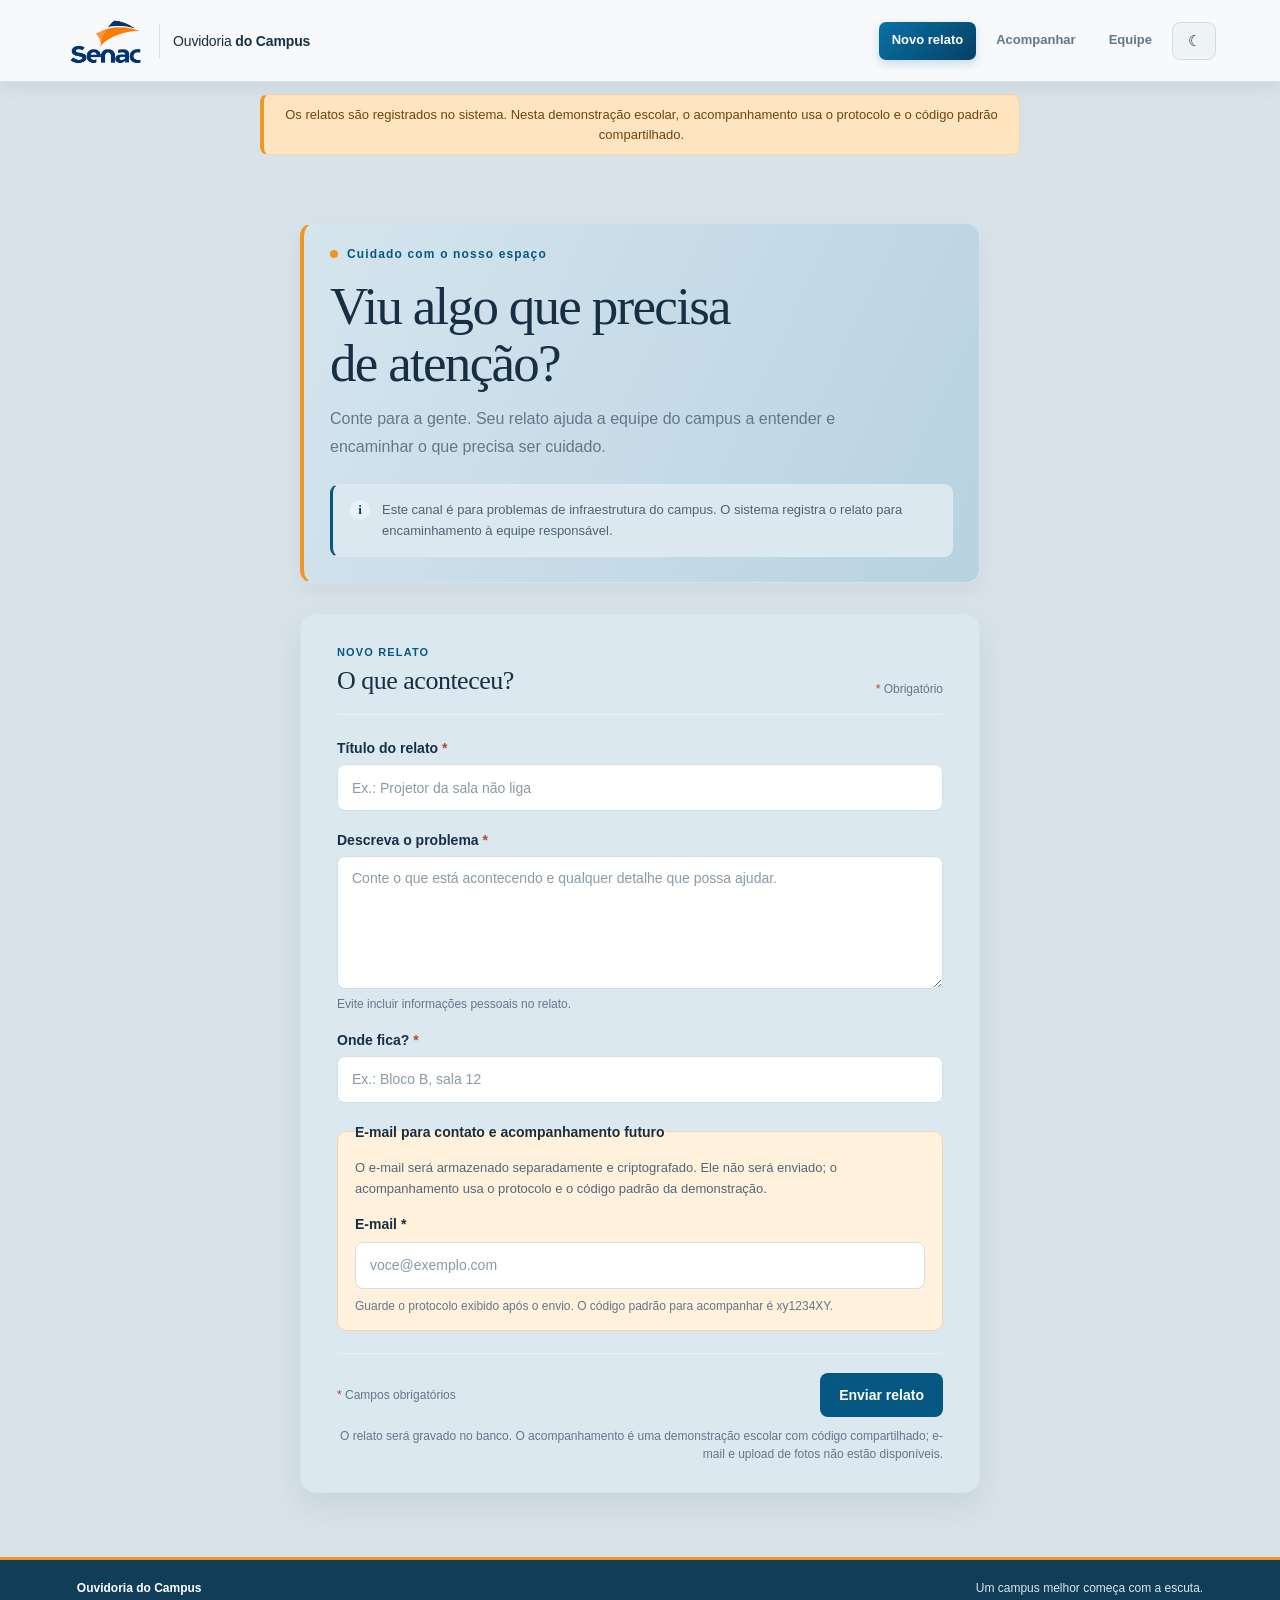
<file: frontend/index.html>
<!doctype html>
<html lang="pt-BR">
<head>
  <meta charset="utf-8">
  <meta name="viewport" content="width=device-width, initial-scale=1">
  <meta name="theme-color" content="#f3f7fa">
  <meta name="description" content="Relate problemas de infraestrutura do campus à Ouvidoria do Campus.">
  <meta name="api-base-url" content="http://localhost:8080">
  <title>Ouvidoria do Campus | Novo relato</title>
  <link rel="stylesheet" href="styles.css?v=2">
</head>
<body>
  <header class="site-header">
    <a class="brand" href="#inicio" aria-label="Ouvidoria do Campus, início">
      <span class="brand-senac"><img src="assets/senac-logo-orange-blue.png" alt="Senac"></span>
      <span class="brand-separator" aria-hidden="true"></span>
      <span class="brand-name">Ouvidoria <strong>do Campus</strong></span>
    </a>
    <nav class="header-nav" aria-label="Navegação principal">
      <a class="nav-link active" href="index.html" aria-current="page">Novo relato</a>
      <a class="nav-link" href="consulta.html">Acompanhar</a>
      <a class="nav-link" href="equipe-login.html">Equipe</a>
    </nav>
  </header>

  <div class="status-banner" role="note">Os relatos são registrados no sistema. Nesta demonstração escolar, o acompanhamento usa o protocolo e o código padrão compartilhado.</div>

  <main id="inicio">
    <section class="intro" aria-labelledby="page-title">
      <p class="eyebrow"><span aria-hidden="true"></span> Cuidado com o nosso espaço</p>
      <h1 id="page-title">Viu algo que precisa<br class="desktop-break"> de atenção?</h1>
      <p class="intro-copy">Conte para a gente. Seu relato ajuda a equipe do campus a entender e encaminhar o que precisa ser cuidado.</p>
      <div class="response-note">
        <span class="note-icon" aria-hidden="true">i</span>
        <p>Este canal é para problemas de infraestrutura do campus. O sistema registra o relato para encaminhamento à equipe responsável.</p>
      </div>
    </section>

    <section class="form-card" aria-labelledby="form-title">
      <div class="card-heading">
        <div>
          <p class="step-label">NOVO RELATO</p>
          <h2 id="form-title">O que aconteceu?</h2>
        </div>
        <span class="required-note"><span aria-hidden="true">*</span> Obrigatório</span>
      </div>

      <form id="report-form">
        <div class="field">
          <label for="title">Título do relato <span aria-hidden="true">*</span></label>
          <input id="title" name="title" type="text" placeholder="Ex.: Projetor da sala não liga" required>
        </div>

        <div class="field">
          <label for="description">Descreva o problema <span aria-hidden="true">*</span></label>
          <textarea id="description" name="description" rows="5" placeholder="Conte o que está acontecendo e qualquer detalhe que possa ajudar." required></textarea>
          <span class="field-hint">Evite incluir informações pessoais no relato.</span>
        </div>

        <div class="field">
          <label for="location">Onde fica? <span aria-hidden="true">*</span></label>
          <input id="location" name="location" type="text" placeholder="Ex.: Bloco B, sala 12" required>
        </div>

        <fieldset class="follow-up">
          <legend>E-mail para contato e acompanhamento futuro</legend>
          <p>O e-mail será armazenado separadamente e criptografado. Ele não será enviado; o acompanhamento usa o protocolo e o código padrão da demonstração.</p>
          <label for="email">E-mail <span aria-hidden="true">*</span></label>
          <input id="email" name="email" type="email" autocomplete="email" placeholder="voce@exemplo.com" required>
          <span class="field-hint">Guarde o protocolo exibido após o envio. O código padrão para acompanhar é xy1234XY.</span>
        </fieldset>

        <div class="form-footer">
          <p><span aria-hidden="true">*</span> Campos obrigatórios</p>
          <button type="submit">Enviar relato</button>
        </div>
        <p class="availability-note">O relato será gravado no banco. O acompanhamento é uma demonstração escolar com código compartilhado; e-mail e upload de fotos não estão disponíveis.</p>
      </form>
      <div class="feedback" id="report-result" aria-live="polite" hidden></div>
    </section>
  </main>

  <footer class="site-footer">
    <span>Ouvidoria do Campus</span>
    <span>Um campus melhor começa com a escuta.</span>
  </footer>
  <script src="app.js?v=3" defer></script>
</body>
</html>
</file>
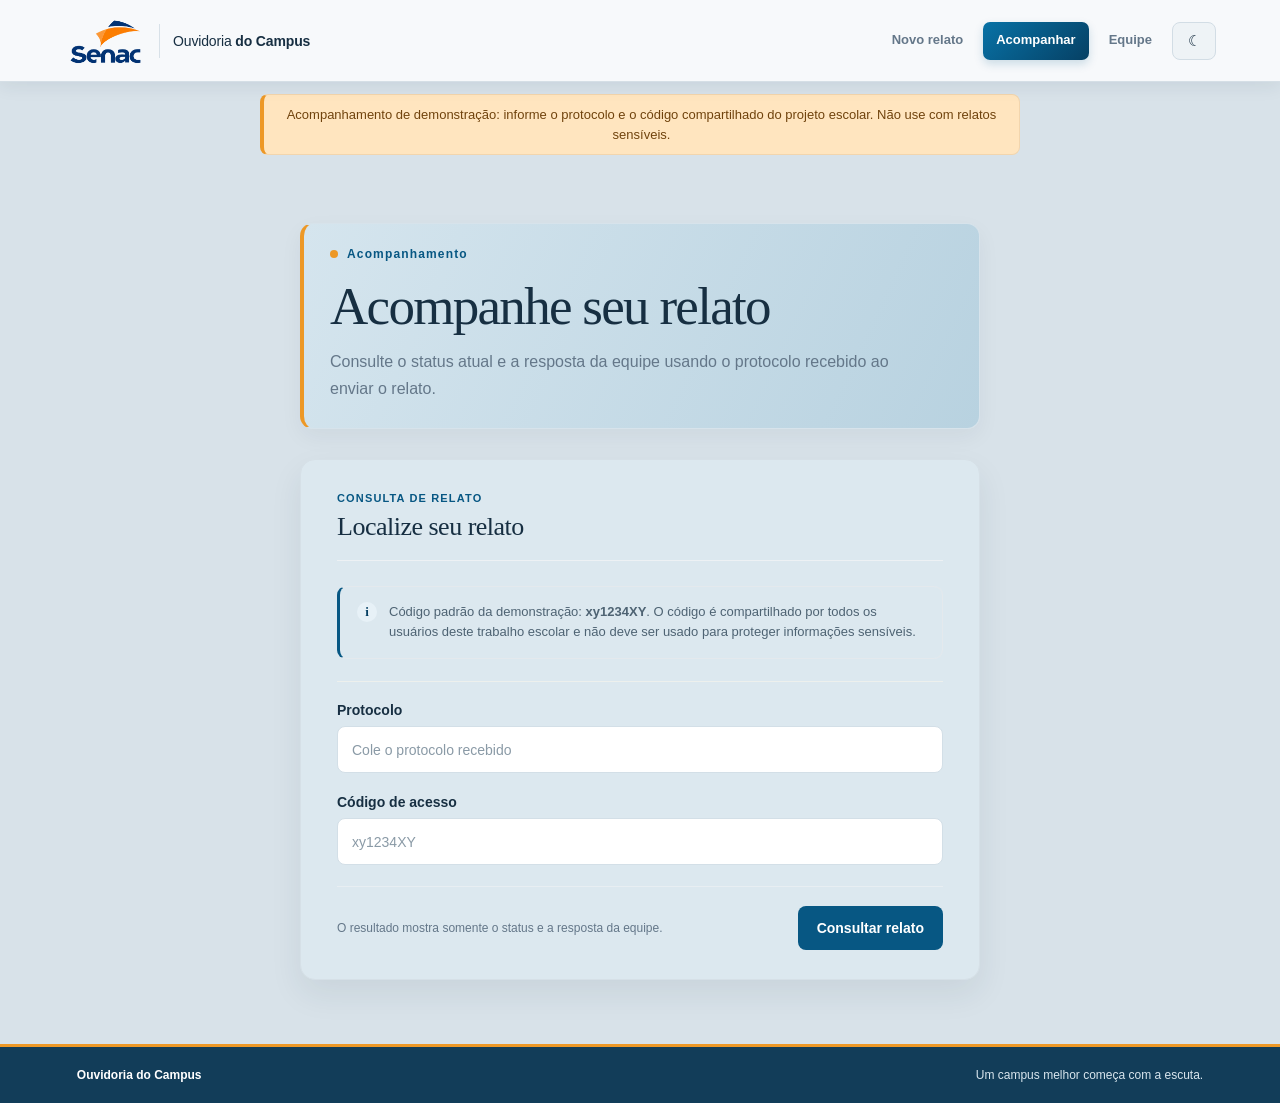
<file: frontend/consulta.html>
<!doctype html>
<html lang="pt-BR">
<head>
  <meta charset="utf-8">
  <meta name="viewport" content="width=device-width, initial-scale=1">
  <meta name="theme-color" content="#f3f7fa">
  <meta name="description" content="Acompanhe o status de um relato da Ouvidoria do Campus.">
  <meta name="api-base-url" content="http://localhost:8080">
  <title>Ouvidoria do Campus | Acompanhar relato</title>
  <link rel="stylesheet" href="styles.css?v=2">
</head>
<body>
  <header class="site-header">
    <a class="brand" href="index.html" aria-label="Ouvidoria do Campus, início">
      <span class="brand-senac"><img src="assets/senac-logo-orange-blue.png" alt="Senac"></span>
      <span class="brand-separator" aria-hidden="true"></span>
      <span class="brand-name">Ouvidoria <strong>do Campus</strong></span>
    </a>
    <nav class="header-nav" aria-label="Navegação principal">
      <a class="nav-link" href="index.html">Novo relato</a>
      <a class="nav-link active" href="consulta.html" aria-current="page">Acompanhar</a>
      <a class="nav-link" href="equipe-login.html">Equipe</a>
    </nav>
  </header>

  <div class="status-banner" role="note">Acompanhamento de demonstração: informe o protocolo e o código compartilhado do projeto escolar. Não use com relatos sensíveis.</div>

  <main id="inicio">
    <section class="intro" aria-labelledby="page-title">
      <p class="eyebrow"><span aria-hidden="true"></span> Acompanhamento</p>
      <h1 id="page-title">Acompanhe seu relato</h1>
      <p class="intro-copy">Consulte o status atual e a resposta da equipe usando o protocolo recebido ao enviar o relato.</p>
    </section>

    <section class="form-card consultation-card" aria-labelledby="form-title">
      <div class="card-heading">
        <div>
          <p class="step-label">CONSULTA DE RELATO</p>
          <h2 id="form-title">Localize seu relato</h2>
        </div>
      </div>

      <div class="response-note">
        <span class="note-icon" aria-hidden="true">i</span>
        <p>Código padrão da demonstração: <strong>xy1234XY</strong>. O código é compartilhado por todos os usuários deste trabalho escolar e não deve ser usado para proteger informações sensíveis.</p>
      </div>

      <form id="follow-up-form" class="verification-form">
        <div class="field">
          <label for="protocol">Protocolo</label>
          <input id="protocol" name="protocol" type="text" autocomplete="off" placeholder="Cole o protocolo recebido" required>
        </div>

        <div class="field">
          <label for="access-code">Código de acesso</label>
          <input id="access-code" name="accessCode" type="password" autocomplete="off" placeholder="xy1234XY" required>
        </div>

        <div class="form-footer">
          <p>O resultado mostra somente o status e a resposta da equipe.</p>
          <button type="submit">Consultar relato</button>
        </div>
      </form>

      <div class="feedback" id="follow-up-result" aria-live="polite" hidden></div>
    </section>
  </main>

  <footer class="site-footer">
    <span>Ouvidoria do Campus</span>
    <span>Um campus melhor começa com a escuta.</span>
  </footer>
  <script src="app.js?v=4" defer></script>
</body>
</html>
</file>
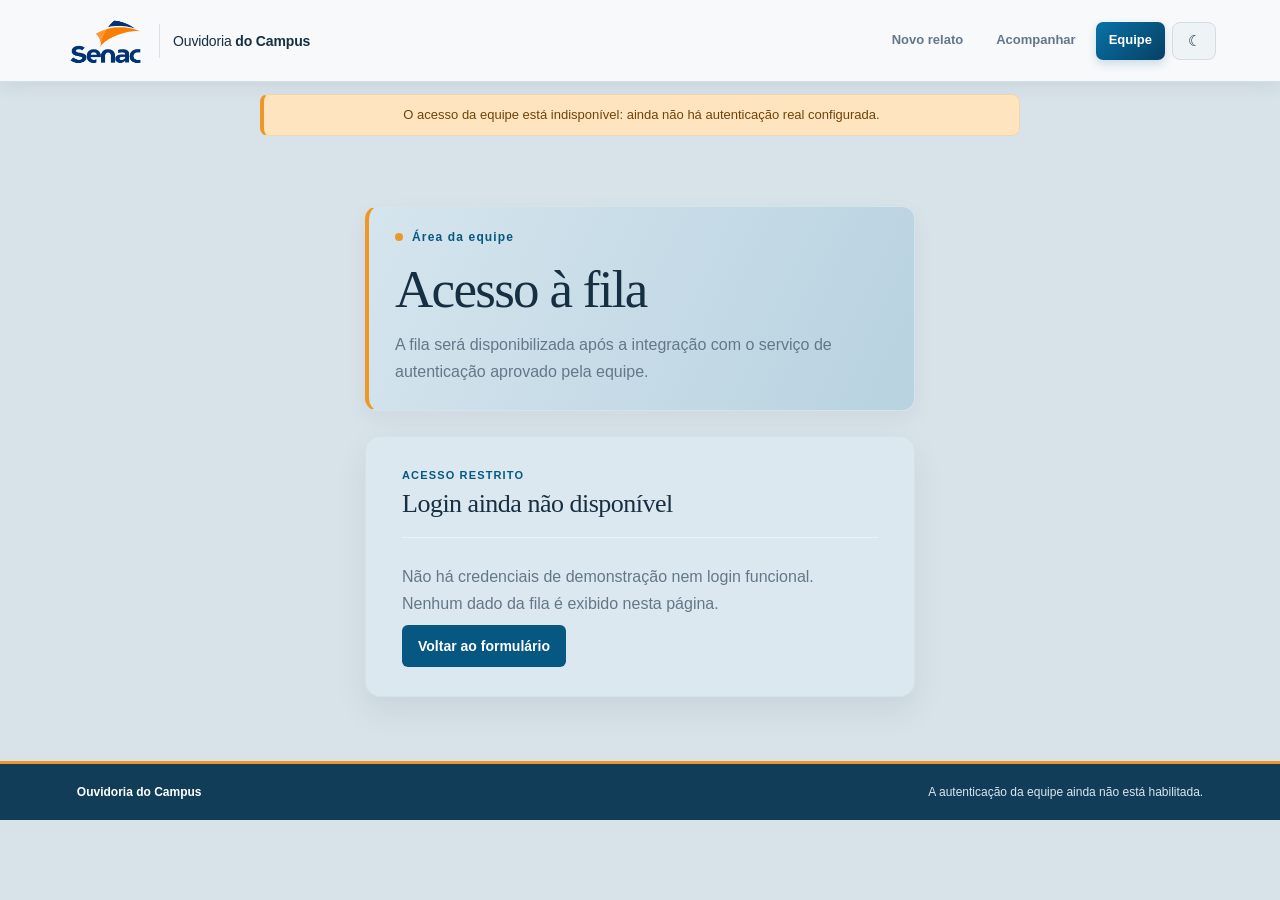
<file: frontend/equipe-login.html>
<!doctype html>
<html lang="pt-BR">
<head>
  <meta charset="utf-8">
  <meta name="viewport" content="width=device-width, initial-scale=1">
  <meta name="theme-color" content="#f3f7fa">
  <meta name="description" content="Informações sobre o acesso da equipe da Ouvidoria do Campus.">
  <title>Ouvidoria do Campus | Acesso da equipe</title>
  <link rel="stylesheet" href="styles.css?v=2">
</head>
<body>
  <header class="site-header">
    <a class="brand" href="index.html" aria-label="Ouvidoria do Campus, início">
      <span class="brand-senac"><img src="assets/senac-logo-orange-blue.png" alt="Senac"></span>
      <span class="brand-separator" aria-hidden="true"></span>
      <span class="brand-name">Ouvidoria <strong>do Campus</strong></span>
    </a>
    <nav class="header-nav" aria-label="Navegação principal">
      <a class="nav-link" href="index.html">Novo relato</a>
      <a class="nav-link" href="consulta.html">Acompanhar</a>
      <a class="nav-link active" href="equipe-login.html" aria-current="page">Equipe</a>
    </nav>
  </header>

  <div class="status-banner" role="status">O acesso da equipe está indisponível: ainda não há autenticação real configurada.</div>

  <main class="login-main">
    <section class="intro" aria-labelledby="page-title">
      <p class="eyebrow"><span aria-hidden="true"></span> Área da equipe</p>
      <h1 id="page-title">Acesso à fila</h1>
      <p class="intro-copy">A fila será disponibilizada após a integração com o serviço de autenticação aprovado pela equipe.</p>
    </section>

    <section class="form-card login-card" aria-labelledby="login-title">
      <div class="card-heading">
        <div>
          <p class="step-label">ACESSO RESTRITO</p>
          <h2 id="login-title">Login ainda não disponível</h2>
        </div>
      </div>

      <p class="intro-copy">Não há credenciais de demonstração nem login funcional. Nenhum dado da fila é exibido nesta página.</p>
      <a class="button-link" href="index.html">Voltar ao formulário</a>
    </section>
  </main>

  <footer class="site-footer">
    <span>Ouvidoria do Campus</span>
    <span>A autenticação da equipe ainda não está habilitada.</span>
  </footer>
  <script src="app.js?v=3" defer></script>
</body>
</html>
</file>
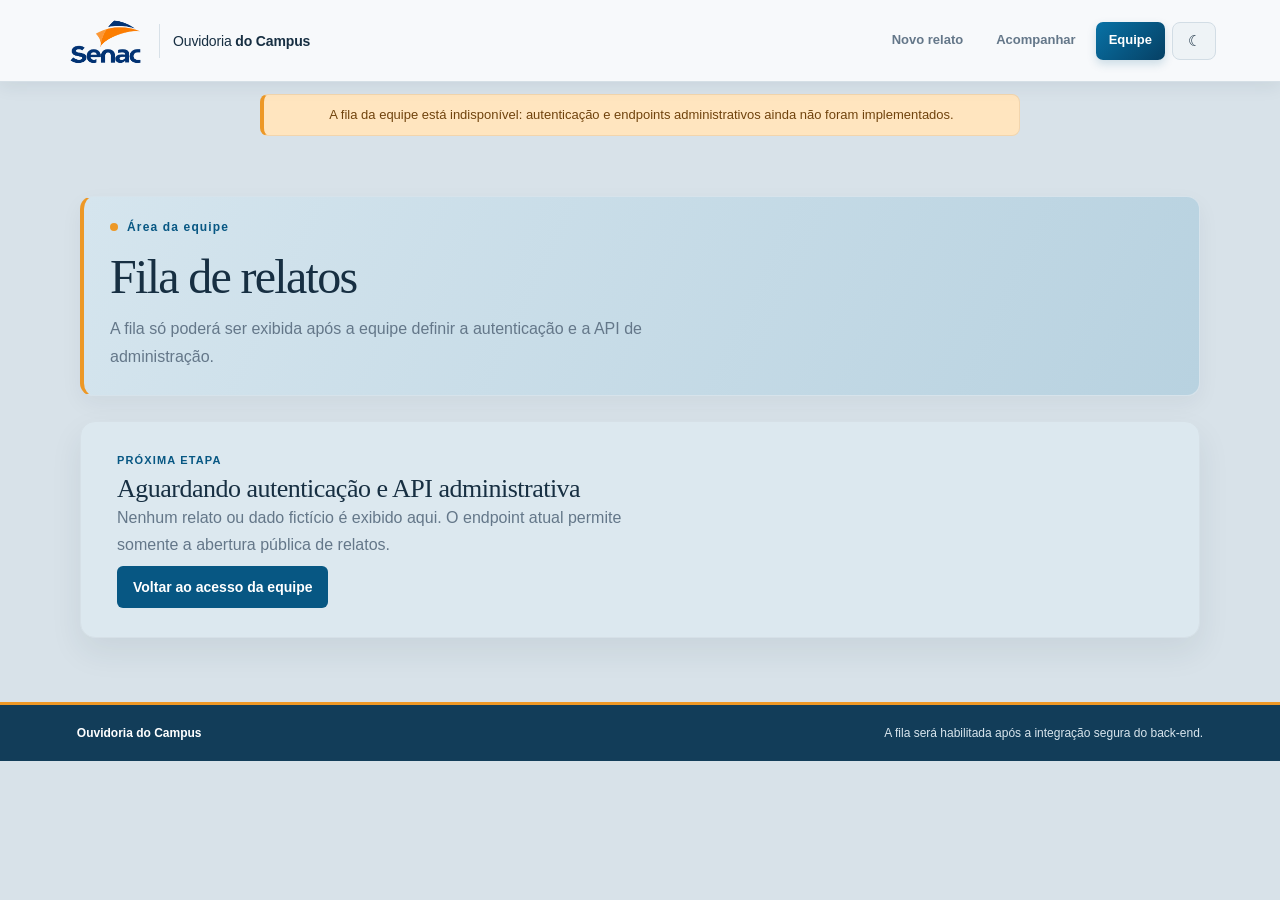
<file: frontend/fila.html>
<!doctype html>
<html lang="pt-BR">
<head>
  <meta charset="utf-8">
  <meta name="viewport" content="width=device-width, initial-scale=1">
  <meta name="theme-color" content="#f3f7fa">
  <meta name="description" content="Informações sobre a fila da equipe da Ouvidoria do Campus.">
  <title>Ouvidoria do Campus | Fila da equipe</title>
  <link rel="stylesheet" href="styles.css?v=2">
</head>
<body>
  <header class="site-header">
    <a class="brand" href="index.html" aria-label="Ouvidoria do Campus, início">
      <span class="brand-senac"><img src="assets/senac-logo-orange-blue.png" alt="Senac"></span>
      <span class="brand-separator" aria-hidden="true"></span>
      <span class="brand-name">Ouvidoria <strong>do Campus</strong></span>
    </a>
    <nav class="header-nav" aria-label="Navegação principal">
      <a class="nav-link" href="index.html">Novo relato</a>
      <a class="nav-link" href="consulta.html">Acompanhar</a>
      <a class="nav-link active" href="equipe-login.html" aria-current="page">Equipe</a>
    </nav>
  </header>

  <div class="status-banner" role="status">A fila da equipe está indisponível: autenticação e endpoints administrativos ainda não foram implementados.</div>

  <main class="queue-main">
    <section class="intro" aria-labelledby="page-title">
      <p class="eyebrow"><span aria-hidden="true"></span> Área da equipe</p>
      <h1 id="page-title">Fila de relatos</h1>
      <p class="intro-copy">A fila só poderá ser exibida após a equipe definir a autenticação e a API de administração.</p>
    </section>

    <section class="form-card" aria-labelledby="queue-status-title">
      <p class="step-label">PRÓXIMA ETAPA</p>
      <h2 id="queue-status-title">Aguardando autenticação e API administrativa</h2>
      <p class="intro-copy">Nenhum relato ou dado fictício é exibido aqui. O endpoint atual permite somente a abertura pública de relatos.</p>
      <a class="button-link" href="equipe-login.html">Voltar ao acesso da equipe</a>
    </section>
  </main>

  <footer class="site-footer">
    <span>Ouvidoria do Campus</span>
    <span>A fila será habilitada após a integração segura do back-end.</span>
  </footer>
  <script src="app.js?v=3" defer></script>
</body>
</html>
</file>
<file: frontend/styles.css>
:root {
  color-scheme: light;
  --ink: #172f42;
  --muted: #647789;
  --brand: #075783;
  --brand-dark: #064064;
  --brand-soft: #e7f1f7;
  --green: var(--brand);
  --green-dark: var(--brand-dark);
  --green-soft: var(--brand-soft);
  --line: #d2dde5;
  --paper: #eef3f6;
  --canvas: #d8e2e9;
  --surface-muted: #cbd8e1;
  --warm: #ffe4bb;
  --accent: #ed9826;
  font-family: "Segoe UI", Arial, sans-serif;
  font-synthesis: none;
  text-rendering: optimizeLegibility;
}

:root[data-theme="dark"] {
  color-scheme: dark;
  --ink: #e8f1f7;
  --muted: #adc0cd;
  --brand: #64add5;
  --brand-dark: #8cc9e8;
  --brand-soft: #17384a;
  --line: #395466;
  --paper: #101f29;
  --canvas: #0b171f;
  --surface-muted: #1c3240;
  --warm: #5a4020;
  --accent: #f0a43a;
}

* {
  box-sizing: border-box;
}

body {
  min-width: 320px;
  margin: 0;
  color: var(--ink);
  background: var(--canvas);
}

.site-header {
  position: sticky;
  z-index: 20;
  top: 0;
  display: flex;
  min-height: 82px;
  align-items: center;
  justify-content: space-between;
  padding: 0 max(5vw, 28px);
  border-bottom: 1px solid #d5dfe6;
  background: #f7f9fb;
  box-shadow: 0 4px 17px rgb(23 47 66 / 8%);
}

.brand {
  display: inline-flex;
  align-items: center;
  gap: 13px;
  color: var(--ink);
  font-size: 14px;
  text-decoration: none;
}

.brand-senac {
  display: grid;
  width: 82px;
  height: 60px;
  place-items: center;
}

.brand-senac img {
  display: block;
  width: 82px;
  height: 60px;
  object-fit: contain;
}

.brand-separator {
  width: 1px;
  height: 34px;
  background: #d8e1e8;
}

.brand-name {
  letter-spacing: -.15px;
}

.brand strong {
  font-weight: 700;
}

.header-label {
  color: var(--muted);
  font-size: 13px;
}

.header-nav {
  display: flex;
  align-items: center;
  gap: 7px;
}

.nav-link {
  min-height: 38px;
  padding: 10px 13px;
  border-radius: 7px;
  color: var(--muted);
  font-size: 13px;
  font-weight: 650;
  text-decoration: none;
}

.nav-link:hover,
.nav-link:focus-visible {
  color: var(--green-dark);
  background: var(--brand-soft);
  outline: none;
}

.nav-link.active {
  color: white;
  background: linear-gradient(135deg, #0872a6, var(--brand-dark));
  box-shadow: 0 4px 10px rgb(7 87 131 / 18%);
}

main {
  width: min(100% - 40px, 680px);
  margin: 0 auto;
  padding: 56px 0 64px;
}

.intro {
  margin-bottom: 30px;
  padding: 23px 26px 25px;
  border: 1px solid #d7e3eb;
  border-left: 4px solid var(--accent);
  border-radius: 13px;
  background: linear-gradient(115deg, #d5e5ee 0%, #b8d2e0 100%);
  box-shadow: 0 8px 22px rgb(23 47 66 / 5%);
}

.eyebrow,
.step-label {
  margin: 0;
  color: var(--green);
  font-size: 12px;
  font-weight: 700;
  letter-spacing: 1.15px;
}

.eyebrow {
  display: flex;
  align-items: center;
  gap: 9px;
}

.eyebrow span {
  width: 8px;
  height: 8px;
  border-radius: 50%;
  background: var(--accent);
}

h1 {
  margin: 17px 0 13px;
  font-family: Georgia, "Times New Roman", serif;
  font-size: clamp(36px, 7vw, 53px);
  font-weight: 500;
  letter-spacing: -1.7px;
  line-height: 1.08;
}

.intro-copy {
  max-width: 560px;
  margin: 0;
  color: var(--muted);
  font-size: 16px;
  line-height: 1.7;
}

.response-note {
  display: flex;
  align-items: flex-start;
  gap: 12px;
  margin-top: 24px;
  padding: 15px 17px;
  border: 1px solid #e4e9ed;
  border-left: 3px solid var(--brand);
  border-radius: 9px;
  background: #dce8ef;
  box-shadow: none;
}

.note-icon {
  display: grid;
  flex: 0 0 20px;
  width: 20px;
  height: 20px;
  place-items: center;
  border-radius: 50%;
  color: var(--brand-dark);
  background: var(--brand-soft);
  font-family: Georgia, serif;
  font-size: 13px;
  font-weight: 700;
}

.response-note p {
  margin: 0;
  color: #4e6373;
  font-size: 13px;
  line-height: 1.6;
}

.form-card {
  padding: 32px 36px 29px;
  border: 1px solid #d6e0e7;
  border-radius: 15px;
  background: #dce8ef;
  box-shadow: 0 14px 32px rgb(23 47 66 / 8%);
}

.card-heading {
  display: flex;
  align-items: flex-end;
  justify-content: space-between;
  gap: 16px;
  margin-bottom: 25px;
  padding-bottom: 18px;
  border-bottom: 1px solid #edf1f4;
}

.step-label {
  margin-bottom: 8px;
  font-size: 11px;
}

h2 {
  margin: 0;
  font-family: Georgia, "Times New Roman", serif;
  font-size: 26px;
  font-weight: 500;
  letter-spacing: -0.5px;
}

.required-note,
.field-hint,
.optional {
  color: var(--muted);
  font-size: 12px;
}

.required-note span,
.field label > span:not(.optional),
.form-footer > p span {
  color: #a64b37;
}

.field {
  display: flex;
  flex-direction: column;
  gap: 8px;
  margin-bottom: 21px;
}

.field label,
.follow-up label {
  font-size: 14px;
  font-weight: 650;
}

input,
textarea,
select {
  width: 100%;
  min-height: 47px;
  padding: 11px 14px;
  border: 1px solid #d3dfe7;
  border-radius: 8px;
  color: var(--ink);
  background: white;
  font: inherit;
  font-size: 14px;
}

input::placeholder,
textarea::placeholder {
  color: #8a9aa6;
}

input:focus,
textarea:focus,
select:focus {
  border-color: var(--brand);
  outline: 3px solid rgb(7 87 131 / 13%);
}

textarea {
  min-height: 112px;
  resize: vertical;
  line-height: 1.55;
}

select {
  padding-right: 34px;
}

.file-input {
  min-height: 48px;
  padding: 7px;
  color: var(--muted);
}

.file-input::file-selector-button {
  min-height: 32px;
  margin-right: 10px;
  padding: 0 12px;
  border: 1px solid var(--line);
  border-radius: 6px;
  color: var(--brand-dark);
  background: #f3f7fa;
  font: inherit;
  font-size: 13px;
  cursor: pointer;
}

.follow-up {
  display: flex;
  flex-direction: column;
  gap: 10px;
  min-width: 0;
  margin: 5px 0 22px;
  padding: 17px;
  border: 1px solid #efd6b0;
  border-radius: 9px;
  background: #fff1dc;
}

.follow-up legend {
  padding: 0;
  font-size: 14px;
  font-weight: 700;
}

.follow-up p {
  margin: 0 0 3px;
  color: #536778;
  font-size: 13px;
  line-height: 1.65;
}

.follow-up label {
  margin-top: 3px;
}

.form-footer {
  display: flex;
  align-items: center;
  justify-content: space-between;
  gap: 14px;
  padding-top: 19px;
  border-top: 1px solid #e8eef2;
}

.form-footer > p {
  margin: 0;
  color: var(--muted);
  font-size: 12px;
}

button {
  min-height: 44px;
  padding: 0 19px;
  border: 0;
  border-radius: 8px;
  color: white;
  background: var(--green);
  font: inherit;
  font-size: 14px;
  font-weight: 650;
  cursor: pointer;
  transition: background-color 140ms ease, transform 140ms ease, box-shadow 140ms ease;
}

button:not(:disabled):hover {
  background: var(--brand-dark);
  box-shadow: 0 5px 12px rgb(6 64 100 / 16%);
  transform: translateY(-1px);
}

button:disabled {
  color: #f7f9f7;
  background: #8a9b91;
  cursor: not-allowed;
}

.availability-note {
  margin: 10px 0 0;
  color: var(--muted);
  font-size: 12px;
  line-height: 1.5;
  text-align: right;
}

.consultation-layout {
  display: grid;
  grid-template-columns: minmax(0, 1fr);
  gap: 20px;
}

.consultation-card {
  width: 100%;
}

.verification-note {
  display: grid;
  grid-template-columns: repeat(3, 1fr);
  gap: 8px;
  margin: 0 0 24px;
  padding: 0;
  list-style: none;
}

.verification-step {
  display: flex;
  flex-direction: column;
  gap: 6px;
  padding: 12px;
  border: 1px solid var(--line);
  border-radius: 8px;
  color: var(--muted);
  background: #e3ebf0;
  font-size: 12px;
  line-height: 1.35;
}

.verification-step strong {
  color: var(--green-dark);
  font-size: 13px;
}

.verification-step.current {
  border-color: #9bbcd0;
  background: var(--green-soft);
}

.privacy-note {
  margin: -8px 0 20px;
  padding: 14px 15px;
  border-left: 3px solid var(--brand);
  border-radius: 4px;
  color: #536778;
  background: #d9e7ef;
  font-size: 13px;
  line-height: 1.65;
}

.status-preview {
  display: none;
  margin-top: 22px;
  padding-top: 22px;
  border-top: 1px solid #edf0ed;
}

.site-footer {
  display: flex;
  justify-content: space-between;
  gap: 16px;
  padding: 21px max(6vw, 24px);
  border-top: 3px solid var(--accent);
  color: #d9e6ee;
  background: #123d59;
  font-size: 12px;
}

.site-footer span:first-child {
  color: white;
  font-weight: 700;
}

[hidden] {
  display: none !important;
}

.status-banner {
  width: calc(100% - 32px);
  max-width: 760px;
  margin: 12px auto;
  padding: 10px 20px;
  border: 1px solid #f2d5ad;
  border-left: 4px solid var(--accent);
  border-radius: 8px;
  color: #70430d;
  background: #ffe5bf;
  font-size: 13px;
  line-height: 1.5;
  text-align: center;
}

.feedback {
  margin-top: 21px;
  padding: 16px;
  border: 1px solid #d5e0e7;
  border-radius: 8px;
  color: var(--ink);
  background: #dce9f0;
  font-size: 14px;
  line-height: 1.6;
}

.feedback.error {
  border-color: #e6c6bd;
  color: #713e31;
  background: #fff7f4;
}

.feedback.success {
  border-color: #9bbdd0;
  background: #cfe2ec;
}

.report-success > p {
  margin: 10px 0;
}

.success-heading,
.tracking-heading,
.ticket-topline,
.ticket-actions,
.queue-panel-heading,
.results-heading {
  display: flex;
  align-items: center;
  justify-content: space-between;
  gap: 14px;
}

.success-heading {
  justify-content: flex-start;
  margin-bottom: 12px;
}

.success-heading h3,
.tracking-result h3,
.ticket-card h3 {
  margin: 0;
  font-family: Georgia, "Times New Roman", serif;
  font-size: 22px;
  font-weight: 500;
}

.success-heading .step-label {
  margin-bottom: 4px;
}

.success-icon {
  display: grid;
  flex: 0 0 34px;
  width: 34px;
  height: 34px;
  place-items: center;
  border-radius: 50%;
  color: white;
  background: var(--brand);
  font-size: 18px;
}

.protocol-value {
  width: fit-content;
  margin: 13px 0;
  padding: 10px 13px;
  border: 1px dashed #e2ae68;
  border-radius: 6px;
  color: #764300;
  background: #ffe3b8;
  font-size: 17px;
  font-weight: 750;
  letter-spacing: 1px;
}

.button-link {
  display: inline-flex;
  min-height: 42px;
  align-items: center;
  justify-content: center;
  margin-top: 8px;
  padding: 0 16px;
  border-radius: 6px;
  color: white;
  background: var(--green);
  font-size: 14px;
  font-weight: 650;
  text-decoration: none;
}

.button-link:hover,
.button-link:focus-visible {
  background: var(--green-dark);
}

.verification-form {
  margin-top: 22px;
  padding-top: 20px;
  border-top: 1px solid #edf0ed;
}

.tracking-result {
  margin-top: 22px;
  padding: 22px;
  border: 1px solid #d4e0e8;
  border-radius: 9px;
  background: #d9e7ef;
}

.tracking-heading {
  align-items: flex-start;
  margin-bottom: 8px;
}

.tracking-heading .step-label {
  margin-bottom: 7px;
}

.tracking-location,
.ticket-location {
  margin: 6px 0 14px;
  color: var(--muted);
  font-size: 13px;
}

.tracking-result > p:not(.tracking-location):not(.field-hint) {
  font-size: 14px;
  line-height: 1.65;
}

.tracking-meta {
  display: flex;
  flex-wrap: wrap;
  gap: 10px 20px;
  margin: 18px 0;
  padding: 14px 0;
  border-top: 1px solid var(--line);
  border-bottom: 1px solid var(--line);
  color: var(--muted);
  font-size: 13px;
}

.tracking-meta strong {
  color: var(--ink);
}

.response-box {
  padding: 13px 15px;
  border-left: 3px solid var(--accent);
  border-radius: 4px;
  background: #fff5e8;
  font-size: 13px;
}

.response-box p {
  margin: 6px 0 0;
  line-height: 1.55;
}

.status-badge {
  display: inline-flex;
  min-height: 27px;
  align-items: center;
  padding: 5px 10px;
  border-radius: 20px;
  background: #edf0ed;
  color: #536057;
  font-size: 11px;
  font-weight: 700;
  white-space: nowrap;
}

.status-badge {
  min-height: 32px;
  padding: 6px 12px;
  font-size: 14px;
}

.status-badge.recebido {
  color: #8a4300;
  background: #fff0dc;
}

.status-badge.em-andamento {
  color: #a61b1b;
  background: #fde8e7;
}

.status-badge.resolvido {
  color: #17613c;
  background: #e4f4e9;
}

.queue-main {
  width: min(100% - 48px, 1120px);
  padding-top: 48px;
}

.queue-main .intro {
  margin-bottom: 25px;
}

.queue-main h1 {
  font-size: clamp(36px, 5vw, 48px);
}

.queue-summary {
  display: grid;
  grid-template-columns: repeat(4, minmax(0, 1fr));
  gap: 12px;
  margin-bottom: 20px;
}

.summary-card,
.queue-panel,
.ticket-card {
  border: 1px solid #d5dfe6;
  border-radius: 10px;
  background: #edf2f5;
  box-shadow: 0 8px 23px rgb(23 47 66 / 6%);
}

.summary-card {
  position: relative;
  display: flex;
  min-height: 96px;
  flex-direction: column;
  justify-content: center;
  gap: 8px;
  padding: 16px 18px;
  overflow: hidden;
  border-top: 4px solid var(--brand);
  background: linear-gradient(145deg, #d3e4ed 20%, #b7d0de 100%);
}

.summary-card:nth-child(2) {
  border-top-color: var(--accent);
  background: linear-gradient(145deg, #ffe9c9 20%, #ffd28e 100%);
}

.summary-card:nth-child(3) {
  border-top-color: #7a8b99;
  background: linear-gradient(145deg, #e2e8ec 20%, #cbd6de 100%);
}

.summary-card:nth-child(4) {
  border-top-color: #3e7898;
  background: linear-gradient(145deg, #d6e5ec 20%, #bbd2de 100%);
}

.summary-label {
  color: var(--muted);
  font-size: 13px;
}

.summary-card strong {
  color: var(--green-dark);
  font-family: Georgia, "Times New Roman", serif;
  font-size: 28px;
  font-weight: 500;
}

.summary-card:nth-child(2) strong {
  color: #a85b00;
}

.summary-card:nth-child(3) strong {
  color: #536574;
}

.queue-panel {
  padding: 22px 24px;
  border-top: 4px solid var(--brand);
  background: linear-gradient(150deg, #d0e0e9 0, #e3ebf0 100%);
}

.queue-panel-heading {
  margin-bottom: 17px;
}

.queue-panel-heading h2 {
  font-size: 22px;
}

.queue-panel-heading .step-label {
  margin-bottom: 5px;
}

.filter-form {
  display: grid;
  grid-template-columns: repeat(3, minmax(0, 1fr)) auto;
  align-items: end;
  gap: 12px;
}

.filter-form .field {
  margin: 0;
}

.filter-form label,
.ticket-review label {
  font-size: 13px;
}

.filter-form select,
.ticket-review select {
  min-height: 41px;
  padding-top: 8px;
  padding-bottom: 8px;
  font-size: 13px;
}

.button-secondary {
  min-height: 41px;
  padding: 0 14px;
  border: 1px solid #cbd7df;
  color: var(--brand-dark);
  background: #edf2f5;
  font-size: 13px;
}

button.button-secondary:hover {
  color: var(--brand-dark);
  background: #e1eaf0;
  box-shadow: none;
  transform: none;
}

.queue-results {
  margin-top: 28px;
}

.results-heading {
  margin-bottom: 14px;
}

.results-heading h2 {
  font-size: 23px;
}

.results-heading h2 span {
  color: var(--muted);
  font-family: "Segoe UI", Arial, sans-serif;
  font-size: 15px;
}

.queue-list {
  display: grid;
  gap: 14px;
}

.ticket-card {
  padding: 20px 22px;
  border-left: 4px solid #8da7b7;
  background: #d9e5ec;
  transition: box-shadow 150ms ease, transform 150ms ease;
}

.ticket-card:nth-child(3n + 2) {
  border-left-color: var(--accent);
  background: #ffe7c5;
}

.ticket-card:nth-child(3n) {
  border-left-color: #8595a2;
  background: #d3dde4;
}

.ticket-card:hover {
  box-shadow: 0 12px 27px rgb(23 47 66 / 10%);
  transform: translateY(-2px);
}

.ticket-topline {
  margin-bottom: 14px;
}

.ticket-protocol {
  color: var(--green);
  font-size: 12px;
  font-weight: 750;
  letter-spacing: .5px;
}

.ticket-title-row {
  display: flex;
  align-items: flex-start;
  justify-content: space-between;
  gap: 14px;
}

.ticket-card h3 {
  font-size: 20px;
}

.ticket-location {
  margin: 5px 0 0;
}

.ticket-description {
  margin: 13px 0;
  color: #4e5e55;
  font-size: 14px;
  line-height: 1.6;
}

.ticket-review {
  display: grid;
  grid-template-columns: repeat(3, minmax(0, 1fr));
  gap: 12px;
  padding-top: 16px;
  border-top: 1px solid #e0e7ec;
}

.ticket-review .field {
  margin: 0;
}

.ticket-review textarea {
  min-height: 70px;
  font-size: 13px;
  line-height: 1.5;
}

.response-field,
.ticket-actions {
  grid-column: 1 / -1;
}

.ticket-actions {
  justify-content: flex-end;
}

.ticket-actions .field-hint {
  margin-right: auto;
}

.ticket-actions button {
  min-height: 40px;
  padding: 0 15px;
}

.save-feedback {
  grid-column: 1 / -1;
  margin: -4px 0 0;
  color: var(--green-dark);
  font-size: 13px;
}

.save-feedback.error {
  color: #8a382a;
}

.empty-state {
  padding: 30px 20px;
  border: 1px dashed #cbd6cc;
  border-radius: 9px;
  color: var(--muted);
  background: #e4ecf1;
  text-align: center;
}

.empty-state strong {
  color: var(--ink);
  font-size: 15px;
}

.empty-state p {
  margin: 7px 0 0;
  font-size: 13px;
}

.login-main {
  width: min(100% - 40px, 550px);
  padding-top: 58px;
}

.login-main .intro {
  margin-bottom: 25px;
}

.login-card {
  width: 100%;
}

.logout-link {
  min-width: 44px;
  border: 0;
  color: var(--muted);
  background: transparent;
  font-family: inherit;
}

button.logout-link:hover,
button.logout-link:focus-visible {
  color: var(--green-dark);
  background: var(--brand-soft);
  box-shadow: none;
  transform: none;
}

.theme-toggle {
  min-width: 44px;
  min-height: 38px;
  padding: 0 11px;
  border: 1px solid var(--line);
  color: var(--ink);
  background: var(--paper);
  font-size: 15px;
  line-height: 1;
}

button.theme-toggle:hover,
button.theme-toggle:focus-visible {
  color: var(--ink);
  background: var(--brand-soft);
  box-shadow: none;
  transform: none;
}

:root[data-theme="dark"] .site-header {
  border-bottom-color: var(--line);
  background: #10222d;
  box-shadow: 0 4px 17px rgb(0 0 0 / 28%);
}

:root[data-theme="dark"] .brand-separator,
:root[data-theme="dark"] .form-footer,
:root[data-theme="dark"] .ticket-review,
:root[data-theme="dark"] .tracking-meta,
:root[data-theme="dark"] .verification-form {
  border-color: var(--line);
}

:root[data-theme="dark"] .nav-link.active {
  color: #091820;
  background: #75badd;
}

:root[data-theme="dark"] .intro,
:root[data-theme="dark"] .form-card,
:root[data-theme="dark"] .tracking-result,
:root[data-theme="dark"] .queue-panel,
:root[data-theme="dark"] .ticket-card,
:root[data-theme="dark"] .summary-card,
:root[data-theme="dark"] .feedback,
:root[data-theme="dark"] .verification-step,
:root[data-theme="dark"] .empty-state {
  border-color: var(--line);
  color: var(--ink);
  background: #162b37;
  box-shadow: 0 12px 28px rgb(0 0 0 / 18%);
}

:root[data-theme="dark"] .intro {
  background: linear-gradient(115deg, #17394a 0%, #1d4a60 100%);
}

:root[data-theme="dark"] .response-note,
:root[data-theme="dark"] .privacy-note,
:root[data-theme="dark"] .verification-step,
:root[data-theme="dark"] .verification-step.current {
  border-color: var(--line);
  color: var(--muted);
  background: #17394a;
}

:root[data-theme="dark"] .follow-up,
:root[data-theme="dark"] .status-banner,
:root[data-theme="dark"] .protocol-value,
:root[data-theme="dark"] .response-box {
  border-color: #6b5538;
  color: #f3d2a3;
  background: #493721;
}

:root[data-theme="dark"] .follow-up p,
:root[data-theme="dark"] .privacy-note,
:root[data-theme="dark"] .response-note p,
:root[data-theme="dark"] .ticket-description,
:root[data-theme="dark"] .response-box {
  color: var(--muted);
}

:root[data-theme="dark"] input,
:root[data-theme="dark"] textarea,
:root[data-theme="dark"] select {
  border-color: var(--line);
  color: var(--ink);
  background: #0f202a;
}

:root[data-theme="dark"] input::placeholder,
:root[data-theme="dark"] textarea::placeholder {
  color: #829baa;
}

:root[data-theme="dark"] .file-input::file-selector-button,
:root[data-theme="dark"] .button-secondary,
:root[data-theme="dark"] .status-badge {
  border-color: var(--line);
  color: var(--ink);
  background: #1d3948;
}

:root[data-theme="dark"] .status-badge.recebido {
  color: #ffd6a1;
  background: #60411f;
}

:root[data-theme="dark"] .status-badge.em-andamento {
  color: #ffc2bd;
  background: #5a2d31;
}

:root[data-theme="dark"] .status-badge.resolvido {
  color: #abe2c3;
  background: #205139;
}

:root[data-theme="dark"] .summary-card,
:root[data-theme="dark"] .queue-panel {
  background: #162b37;
}

:root[data-theme="dark"] .summary-card:nth-child(2),
:root[data-theme="dark"] .ticket-card:nth-child(3n + 2) {
  background: #3a3023;
}

:root[data-theme="dark"] .summary-card:nth-child(3),
:root[data-theme="dark"] .ticket-card:nth-child(3n) {
  background: #243640;
}

:root[data-theme="dark"] .ticket-card {
  background: #1a303c;
}

:root[data-theme="dark"] .feedback.success {
  border-color: #3f7188;
  background: #1d3d4d;
}

:root[data-theme="dark"] .feedback.error {
  border-color: #81483d;
  color: #ffc1b5;
  background: #4a2a27;
}

@media (max-width: 760px) {
  .site-header {
    flex-wrap: wrap;
    gap: 10px;
    padding: 11px 24px;
  }

  .header-nav {
    flex: 1 0 100%;
    justify-content: flex-start;
  }
}

@media (max-width: 560px) {
  .site-header {
    min-height: 65px;
    padding: 11px 20px;
    flex-wrap: wrap;
  }

  .header-nav {
    width: 100%;
    justify-content: space-between;
    gap: 2px;
  }

  .nav-link {
    min-height: 34px;
    padding: 8px 4px;
    font-size: 11px;
  }

  main {
    width: min(100% - 32px, 680px);
    padding: 45px 0 40px;
  }

  .intro {
    padding: 19px 18px 20px;
  }

  h1 {
    font-size: clamp(35px, 10vw, 46px);
    letter-spacing: -1.2px;
  }

  .desktop-break {
    display: none;
  }

  .form-card {
    padding: 23px 19px 21px;
  }

  h2 {
    font-size: 23px;
  }

  .required-note {
    max-width: 84px;
    text-align: right;
  }

  .follow-up {
    padding: 14px;
  }

  .verification-note {
    grid-template-columns: 1fr;
  }

  .verification-step {
    flex-direction: row;
    align-items: center;
  }

  .queue-main {
    width: min(100% - 32px, 680px);
    padding-top: 35px;
  }

  .login-main {
    width: min(100% - 32px, 550px);
    padding-top: 40px;
  }

  .queue-summary {
    grid-template-columns: repeat(2, minmax(0, 1fr));
    gap: 8px;
  }

  .summary-card {
    min-height: 80px;
    padding: 13px;
  }

  .summary-card strong {
    font-size: 24px;
  }

  .queue-panel {
    padding: 18px 16px;
  }

  .filter-form {
    grid-template-columns: 1fr 1fr;
  }

  .filter-form .button-secondary {
    grid-column: 1 / -1;
  }

  .results-heading {
    align-items: flex-start;
    flex-direction: column;
    gap: 6px;
  }

  .ticket-card {
    padding: 16px;
  }

  .ticket-review {
    grid-template-columns: 1fr;
  }

  .response-field,
  .ticket-actions {
    grid-column: auto;
  }

  .ticket-actions {
    align-items: flex-start;
    flex-direction: column;
  }

  .ticket-actions .field-hint {
    margin-right: 0;
  }

  .ticket-actions button {
    width: 100%;
  }

  .tracking-result {
    padding: 16px;
  }

  .tracking-heading {
    flex-direction: column;
    align-items: flex-start;
  }

  .tracking-meta {
    flex-direction: column;
    gap: 7px;
  }

  .form-footer {
    align-items: stretch;
  }

  .form-footer button {
    padding: 0 12px;
  }

  .site-footer {
    flex-direction: column;
    gap: 7px;
    padding: 18px 20px;
  }
}
</file>
